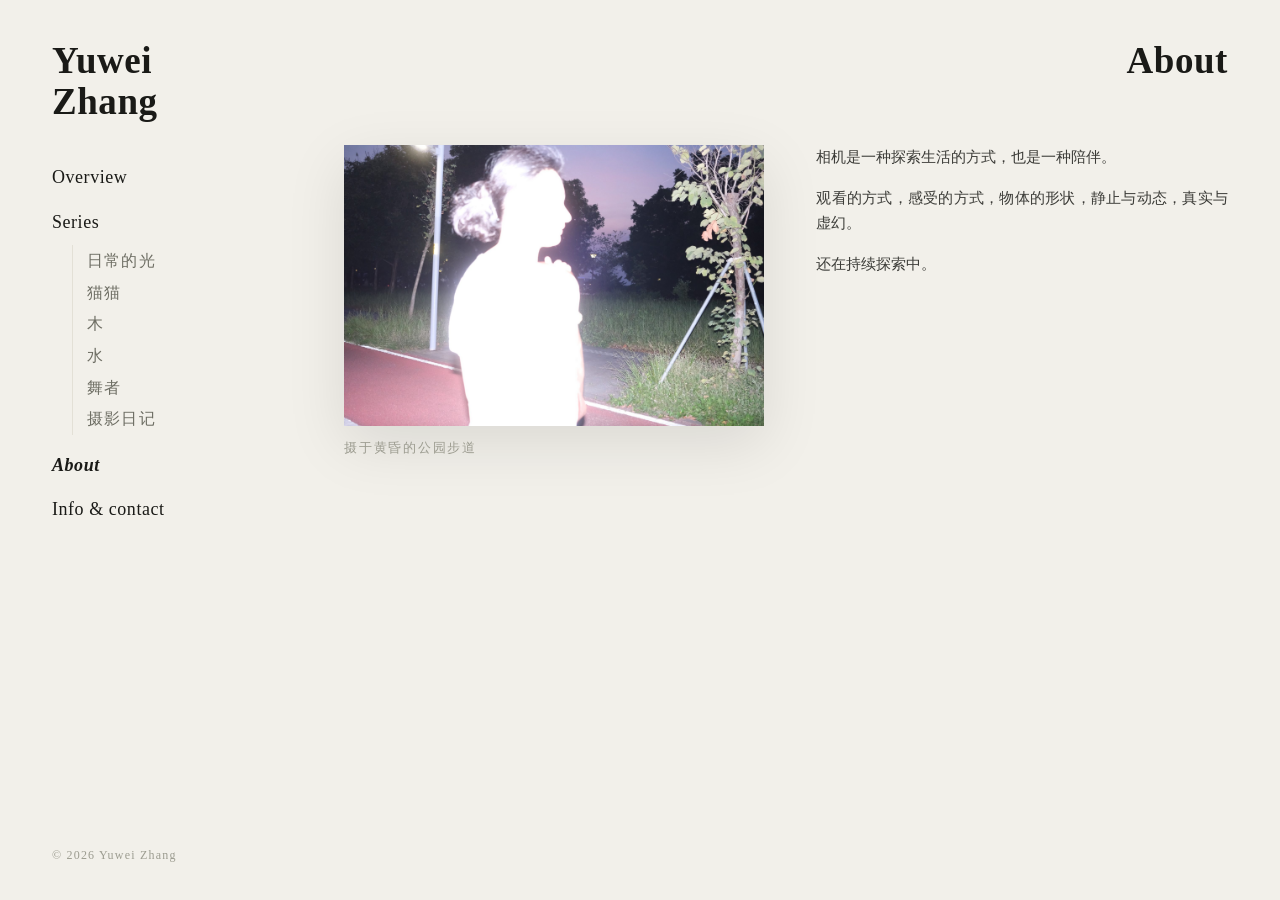
<file: about.html>
<!DOCTYPE html>
<html lang="zh-CN">
<head>
<meta charset="UTF-8">
<meta name="viewport" content="width=device-width, initial-scale=1.0">
<title>About · Yuwei Zhang</title>
<meta name="description" content="About — Yuwei Zhang, photographer.">
<link rel="stylesheet" href="https://miaoda.feishu.cn/fonts/css2?family=Cormorant+Garamond:wght@400;500;600&family=Noto+Serif+SC:wght@300;400;600&display=swap">
<link rel="stylesheet" href="style.css">
</head>
<body>

<div class="layout">

  <aside class="side">
    <div class="name"><a href="index.html">Yuwei<br>Zhang</a></div>
    <nav>
      <ul class="nav-main">
        <li><a href="overview.html">Overview</a></li>
        <li>
          <a href="series-light.html" class="has-sub">Series</a>
          <ul class="nav-sub">
            <li><a href="series-light.html">日常的光</a></li>
            <li><a href="series-cat.html">猫猫</a></li>
            <li><a href="series-wood.html">木</a></li>
            <li><a href="series-water.html">水</a></li>
            <li><a href="series-dancer.html">舞者</a></li>
            <li><a href="text.html">摄影日记</a></li>
          </ul>
        </li>
        <li><a href="about.html" class="active">About</a></li>
        <li><a href="contact.html">Info &amp; contact</a></li>
      </ul>
    </nav>
    <div class="copyright">© 2026 Yuwei Zhang</div>
  </aside>


  <main class="main">
    <div class="page-head">About</div>
    <div class="about-wrap">
      <figure class="about-figure">
        <img src="assets/u-aboutme.jpg" alt="黄昏步道上逆光的身影">
        <figcaption>摄于黄昏的公园步道</figcaption>
      </figure>
      <div class="text-page about-text">
        <p>相机是一种探索生活的方式，也是一种陪伴。</p>
        <p>观看的方式，感受的方式，物体的形状，静止与动态，真实与虚幻。</p>
        <p>还在持续探索中。</p>
      </div>
    </div>
  </main>


</div>
</body>
</html>
</file>
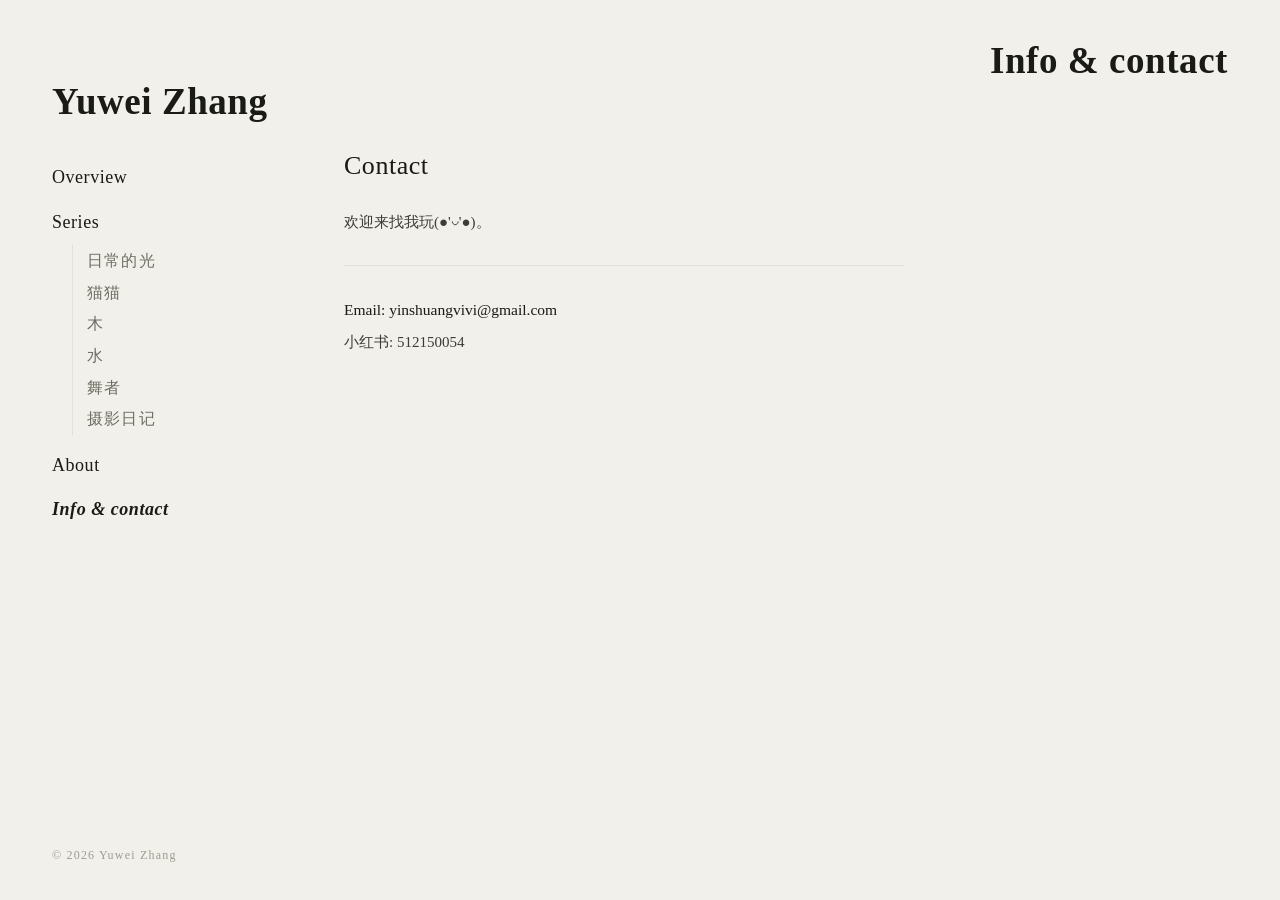
<file: contact.html>
<!DOCTYPE html>
<html lang="zh-CN">
<head>
<meta charset="UTF-8">
<meta name="viewport" content="width=device-width, initial-scale=1.0">
<title>Info &amp; contact · Yuwei Zhang</title>
<meta name="description" content="Contact — Yuwei Zhang, photographer.">
<link rel="stylesheet" href="https://miaoda.feishu.cn/fonts/css2?family=Cormorant+Garamond:wght@400;500;600&family=Noto+Serif+SC:wght@300;400;600&display=swap">
<link rel="stylesheet" href="style.css">
</head>
<body>

<div class="layout">

  <aside class="side">
    <div class="name"><a href="index.html"><br>Yuwei Zhang</a></div>
    <nav>
      <ul class="nav-main">
        <li><a href="overview.html">Overview</a></li>
        <li>
          <a href="series-light.html" class="has-sub">Series</a>
          <ul class="nav-sub">
            <li><a href="series-light.html">日常的光</a></li>
            <li><a href="series-cat.html">猫猫</a></li>
            <li><a href="series-wood.html">木</a></li>
            <li><a href="series-water.html">水</a></li>
            <li><a href="series-dancer.html">舞者</a></li>
            <li><a href="text.html">摄影日记</a></li>
          </ul>
        </li>
        <li><a href="about.html">About</a></li>
        <li><a href="contact.html" class="active">Info &amp; contact</a></li>
      </ul>
    </nav>
    <div class="copyright">© 2026 Yuwei Zhang</div>
  </aside>

  <main class="main">
    <div class="page-head">Info &amp; contact</div>
    <div class="text-page">
      <h2>Contact</h2>
      <p>欢迎来找我玩(●'◡'●)。</p>
      <div class="contact-list">
        <a href="mailto:yinshuangvivi@gmail.com">Email: yinshuangvivi@gmail.com</a>
        <p>小红书: 512150054</p>
      </div>
    </div>
  </main>

</div>
</body>
</html>
</file>
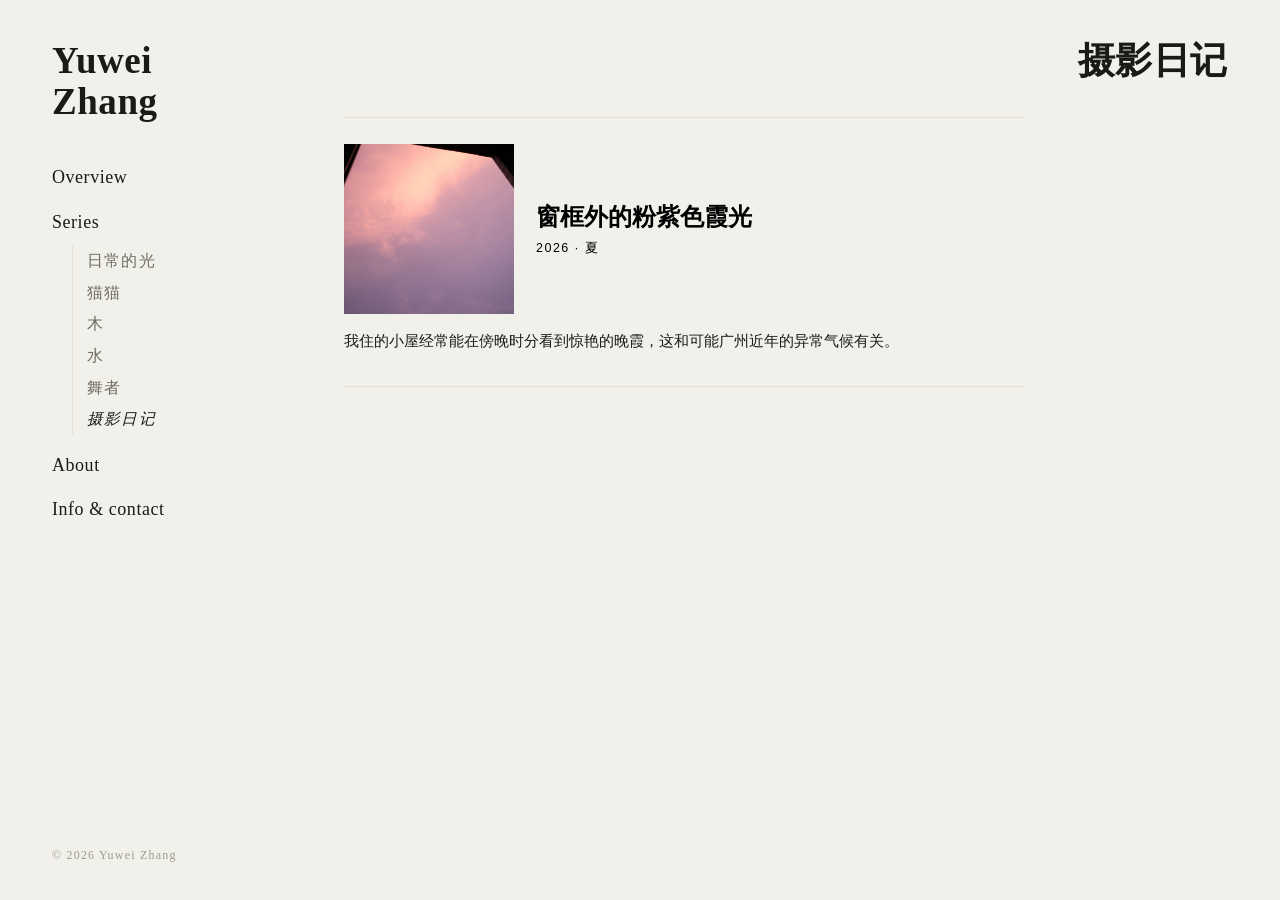
<file: text.html>
<!DOCTYPE html>
<html lang="zh-CN">
<head>
<meta charset="UTF-8">
<meta name="viewport" content="width=device-width, initial-scale=1.0">
<title>文字 · Yuwei Zhang</title>
<meta name="description" content="摄影日记 — Yuwei Zhang 的摄影随笔。">
<link rel="stylesheet" href="https://miaoda.feishu.cn/fonts/css2?family=Cormorant+Garamond:wght@400;500;600&family=Noto+Serif+SC:wght@300;400;600&display=swap">
<link rel="stylesheet" href="style.css">
</head>
<body>

<div class="layout">

  <aside class="side">
    <div class="name"><a href="index.html">Yuwei<br>Zhang</a></div>
    <nav>
      <ul class="nav-main">
        <li><a href="overview.html">Overview</a></li>
        <li>
          <a href="series-light.html" class="has-sub">Series</a>
          <ul class="nav-sub">
            <li><a href="series-light.html">日常的光</a></li>
            <li><a href="series-cat.html">猫猫</a></li>
            <li><a href="series-wood.html">木</a></li>
            <li><a href="series-water.html">水</a></li>
            <li><a href="series-dancer.html">舞者</a></li>
            <li><a href="text.html" class="active">摄影日记</a></li>
          </ul>
        </li>
        <li><a href="about.html">About</a></li>
        <li><a href="contact.html">Info &amp; contact</a></li>
      </ul>
    </nav>
    <div class="copyright">© 2026 Yuwei Zhang</div>
  </aside>

  <main class="main">
    <div class="page-head">摄影日记</div>

    <div class="essay-list">
      <!--
        写文章的用法：
        1. 复制下面整块 <article>…</article>，粘贴到 .essay-list 的最前面；
        2. 改标题、日期、开头和正文；缩略图填 assets/ 里的图片文件名；
        3. 正文里可以插图：<figure><img src="assets/图片名.jpg" alt="描述"><figcaption>图注</figcaption></figure>
      -->

      <article class="essay-item">
        <button class="essay-head" type="button">
          <img class="essay-thumb" src="assets/u2-11.jpg" alt="窗框外的粉紫色霞光">
          <span class="essay-head-text">
            <span class="essay-title">窗框外的粉紫色霞光</span>
            <span class="essay-date">2026 · 夏</span>
          </span>
        </button>
        <div class="essay-summary">我住的小屋经常能在傍晚时分看到惊艳的晚霞，这和可能广州近年的异常气候有关。</div>
        <div class="essay-body">
          <p>蓝调，粉调，有时是不安的血色。天空下是一片户外停车场，下班的人们在这里熄灯，仿佛能感受到那股停机前的热浪。更远处是还在路上的人们，和亮起的霓虹灯。</p>
          <p>一切随着逐渐暗淡的天色，什么平息了下来，什么又开始躁动，在这个交界之处。</p>
          <figure>
            <img src="assets/u2-11.jpg" alt="窗框外的粉紫色霞光">
            <figcaption>窗框外的粉紫色霞光</figcaption>
          </figure>
          <p>2026.9.9</p>
        </div>
      </article>
<!--
      <article class="essay-item">
        <button class="essay-head" type="button">
          <img class="essay-thumb" src="assets/u-catface.jpg" alt="手托着的蓝眼灰猫">
          <span class="essay-head-text">
            <span class="essay-title">一只蓝眼睛的猫</span>
            <span class="essay-date">2026 · 春</span>
          </span>
        </button>
        <div class="essay-summary">它被托在掌心里，瞳孔里映着窗外的光。拍猫的时候常常发现，它们比人更懂得如何与光线相处。以下为示例文章。</div>
        <div class="essay-body">
          <p>示例正文：记录这只猫的名字、出现的地点，以及快门按下那一刻发生的事。</p>
        </div>
      </article>

      <article class="essay-item">
        <button class="essay-head" type="button">
          <img class="essay-thumb" src="assets/u-grass.jpg" alt="水边垂伸的绿色草本">
          <span class="essay-head-text">
            <span class="essay-title">水边的草本</span>
            <span class="essay-date">2026 · 春</span>
          </span>
        </button>
        <div class="essay-summary">水边垂伸下来的草，穗子在风里微微地晃。低下头才能看见的植物，通常也有自己的影子。以下为示例文章。</div>
        <div class="essay-body">
          <p>示例正文：写一写拍摄时的位置、天气，和这张照片背后的故事。</p>
        </div>
      </article>
    </div>

  </main>
 -->
</div>

<script>
(function(){
  var heads = Array.prototype.slice.call(document.querySelectorAll('.essay-head'));
  heads.forEach(function(h){
    h.addEventListener('click', function(){
      var item = h.parentNode;
      var isOpen = item.classList.contains('open');
      heads.forEach(function(x){ x.parentNode.classList.remove('open'); });
      if(!isOpen) item.classList.add('open');
    });
  });
})();
</script>
</body>
</html>
</file>
<file: style.css>
/* ===== Yuwei Zhang 摄影师个人站 · 共享样式 ===== */
:root{
  --bg:#F2F0EA;
  --ink:#1A1A17;
  --soft:#6E6E64;
  --faint:#9C9C90;
  --line:#E3E0D6;
}
*{margin:0;padding:0;box-sizing:border-box;}
html{scroll-behavior:smooth;}
body{
  font-family:'Cormorant Garamond','Noto Serif SC','Songti SC',serif;
  background:var(--bg);
  color:var(--ink);
  line-height:1.65;
  -webkit-font-smoothing:antialiased;
}
a{color:inherit;text-decoration:none;}
img{display:block;max-width:100%;}

.layout{display:flex;min-height:100vh;}

/* ===== 左侧竖列 ===== */
.side{
  width:300px;flex:0 0 300px;
  padding:40px 0 34px 52px;
  position:sticky;top:0;height:100vh;overflow-y:auto;
  display:flex;flex-direction:column;
}
.name{
  font-family:'Cormorant Garamond',serif;
  font-size:37px;line-height:1.12;font-weight:700;
  letter-spacing:.015em;color:var(--ink);
  font-variant-ligatures:none;
}
.side nav{margin-top:38px;flex:1 1 auto;}
.nav-main{list-style:none;}
.nav-main > li{margin-bottom:11px;}
.nav-main a{
  display:block;padding:2px 0;
  font-family:'Cormorant Garamond','Noto Serif SC',serif;
  font-size:18px;font-weight:500;letter-spacing:.03em;
  color:var(--ink);
  transition:color .25s ease,font-style .25s ease;
}
.nav-main a:hover{color:var(--soft);}
.nav-main a.active{color:var(--ink);font-style:italic;font-weight:600;}
.nav-sub{
  list-style:none;margin:6px 0 14px 20px;
  border-left:1px solid var(--line);padding-left:14px;
}
.nav-sub a{
  display:block;padding:3px 0;
  font-size:15.5px;letter-spacing:.08em;color:var(--soft);
  transition:color .25s ease,font-style .25s ease;
}
.nav-sub a:hover{color:var(--ink);}
.nav-sub a.active{color:var(--ink);font-style:italic;font-weight:500;}
.copyright{
  margin-top:auto;padding-top:24px;
  font-size:12px;letter-spacing:.1em;color:var(--faint);
  font-style:normal;
}

/* ===== 右侧内容区 =====
   顶部标题与左侧名字同字体、同大小、同加粗、顶部对齐 */
.main{
  flex:1 1 auto;min-width:0;
  padding:40px 52px 64px 44px;
  display:flex;flex-direction:column;
}
.page-head{
  font-family:'Cormorant Garamond',serif;
  font-size:37px;line-height:1.12;font-weight:700;
  letter-spacing:.015em;color:var(--ink);
  text-align:right;
  margin-bottom:28px;
}

/* ===== Overview 大图：撑满右侧、居中、四周留白、首屏无滚动 ===== */
.hero-figure{
  flex:1 1 auto;min-height:0;
  display:flex;align-items:center;justify-content:center;
  padding:0 10px 16px;
}
.hero-figure img{
  max-width:calc(100% - 40px);
  max-height:calc(100vh - 250px);
  width:auto;height:auto;object-fit:contain;
  box-shadow:0 18px 56px rgba(0,0,0,0.10);
}
.hero-caption{
  margin-top:12px;text-align:right;
  font-size:12.5px;letter-spacing:.14em;color:var(--faint);
}

/* ===== 图文页 ===== */
.essay-list{max-width:680px;padding-top:8px;}
.essay-item{
  border-top:1px solid var(--line);
  padding:26px 0 30px;
}
.essay-item:last-child{border-bottom:1px solid var(--line);}
.essay-head{
  display:flex;align-items:center;gap:22px;width:100%;text-align:left;
  background:none;border:none;padding:0;margin:0;cursor:pointer;
}
.essay-head-text{display:block;min-width:0;}
.essay-thumb{
  width:170px;height:170px;object-fit:cover;flex:0 0 auto;
  background:var(--line);
}
.essay-title{
  display:block;
  font-family:"Cormorant Garamond","Noto Serif SC",serif;
  font-size:24px;font-weight:600;line-height:1.3;color:var(--text);
}
.essay-date{
  display:block;margin-top:6px;
  font-size:12.5px;letter-spacing:.12em;color:var(--muted);
}
.essay-summary{
  margin-top:14px;
  font-size:14.5px;line-height:1.9;color:var(--muted);
}
.essay-body{
  display:none;margin-top:18px;
  font-size:15px;line-height:2;color:var(--text);
}
.essay-body p{margin:0 0 1.1em;}
.essay-body figure{margin:1.4em 0;}
.essay-body img{width:100%;height:auto;display:block;}
.essay-body figcaption{
  margin-top:8px;font-size:12.5px;color:var(--muted);letter-spacing:.05em;
}
.essay-item.open .essay-body{display:block;}

/* ===== 空状态 ===== */
.empty-state{
  padding-top:48px;
  font-size:15px;color:var(--muted);letter-spacing:.08em;
}

/* ===== Series 方形网格：小图多列、左对齐、间距大 ===== */
.grid{
  display:flex;flex-wrap:wrap;gap:20px;justify-content:flex-start;
  padding-top:4px;
}
.grid-3{gap:20px;}
.grid a{
  flex:0 1 calc((100% - 80px) / 5);
  aspect-ratio:1/1;overflow:hidden;background:var(--line);
  cursor:pointer;
}
.grid img{
  width:100%;height:100%;object-fit:cover;
  transition:transform .6s ease;
}
.grid a:hover img{transform:scale(1.04);}
.grid-3 a{flex:0 1 calc((100% - 40px) / 3);}

/* ===== About / Contact ===== */
.text-page{max-width:560px;padding-top:36px;}
.about-wrap{
  display:flex;gap:52px;align-items:flex-start;
  padding-top:36px;
}
.about-figure{flex:0 1 52%;min-width:0;}
.about-figure img{
  width:100%;height:auto;
  box-shadow:0 18px 56px rgba(0,0,0,0.10);
}
.about-figure figcaption{
  margin-top:12px;
  font-size:12.5px;letter-spacing:.14em;color:var(--faint);
}
.about-text{flex:1 1 auto;min-width:0;padding-top:0;}
.text-page h2{
  font-family:'Cormorant Garamond','Noto Serif SC',serif;
  font-size:26px;font-weight:500;margin-bottom:22px;letter-spacing:.02em;
}
.text-page p{
  font-size:15px;color:#3C3C38;margin-bottom:16px;
  text-align:justify;font-weight:300;
}
.contact-list{margin-top:30px;border-top:1px solid var(--line);padding-top:24px;}
.contact-list a{
  display:block;font-size:15.5px;color:var(--ink);
  padding:7px 0;transition:color .25s ease;
}
.contact-list a:hover{color:var(--soft);}

/* ===== Lightbox ===== */
.lightbox{
  position:fixed;inset:0;z-index:200;background:rgba(250,250,248,0.97);
  display:none;align-items:center;justify-content:center;flex-direction:column;
  padding:48px 90px;
}
.lightbox.open{display:flex;}
.lightbox img{
  max-width:100%;max-height:80vh;object-fit:contain;
  box-shadow:0 24px 60px rgba(0,0,0,0.14);
}
.lightbox .lb-cap{
  margin-top:18px;font-size:13px;letter-spacing:.18em;color:var(--soft);
}
.lightbox .lb-close{
  position:absolute;top:20px;right:26px;width:44px;height:44px;
  background:none;border:none;cursor:pointer;
}
.lightbox .lb-close::before,.lightbox .lb-close::after{
  content:"";position:absolute;top:21px;left:11px;width:22px;height:1.3px;
  background:var(--ink);
}
.lightbox .lb-close::before{transform:rotate(45deg);}
.lightbox .lb-close::after{transform:rotate(-45deg);}
.lightbox .lb-nav{
  position:absolute;top:50%;transform:translateY(-50%);
  width:60px;height:60px;background:none;border:none;cursor:pointer;
  font-family:'Cormorant Garamond',serif;
  font-size:54px;line-height:1;color:var(--faint);
  transition:color .25s ease;
}
.lightbox .lb-nav:hover{color:var(--ink);}
.lightbox .lb-prev{left:14px;}
.lightbox .lb-next{right:14px;}

/* ===== 响应式 ===== */
@media (max-width:1024px){
  .grid{gap:18px;}
  .grid a{flex:0 1 calc((100% - 54px) / 4);}
  .grid-3{gap:18px;}
  .grid-3 a{flex:0 1 calc((100% - 36px) / 3);}
}
@media (max-width:760px){
  .layout{flex-direction:column;}
  .side{
    position:static;width:100%;flex:auto;height:auto;
    padding:28px 26px 10px;
  }
  .name{font-size:28px;}
  .side nav{margin-top:24px;}
  .nav-main a{padding:5px 0;font-size:17px;}
  .nav-sub a{font-size:16px;}
  .main{padding:6px 22px 52px;}
  .page-head{text-align:left;margin-top:2px;font-size:28px;}
  .grid{gap:14px;}
  .grid a{flex:0 1 calc((100% - 28px) / 3);}
  .grid-3{gap:14px;}
  .grid-3 a{flex:0 1 calc((100% - 14px) / 2);}
  .about-wrap{flex-direction:column;gap:28px;}
  .about-figure{flex:1 1 auto;}
  .hero-caption{text-align:left;}
  .hero-figure{padding:0 0 28px;}
  .hero-figure img{max-height:calc(100vh - 360px);max-width:100%;}
  .lightbox{padding:48px 20px;}
  .lightbox .lb-prev{left:2px;font-size:40px;width:44px;}
  .lightbox .lb-next{right:2px;font-size:40px;width:44px;}
}
@media (max-width:520px){
  .grid{gap:10px;}
  .grid a{flex:0 1 calc(50% - 5px);}
}
@media (prefers-reduced-motion:reduce){
  html{scroll-behavior:auto;}
  *{transition:none !important;}
}
</file>
